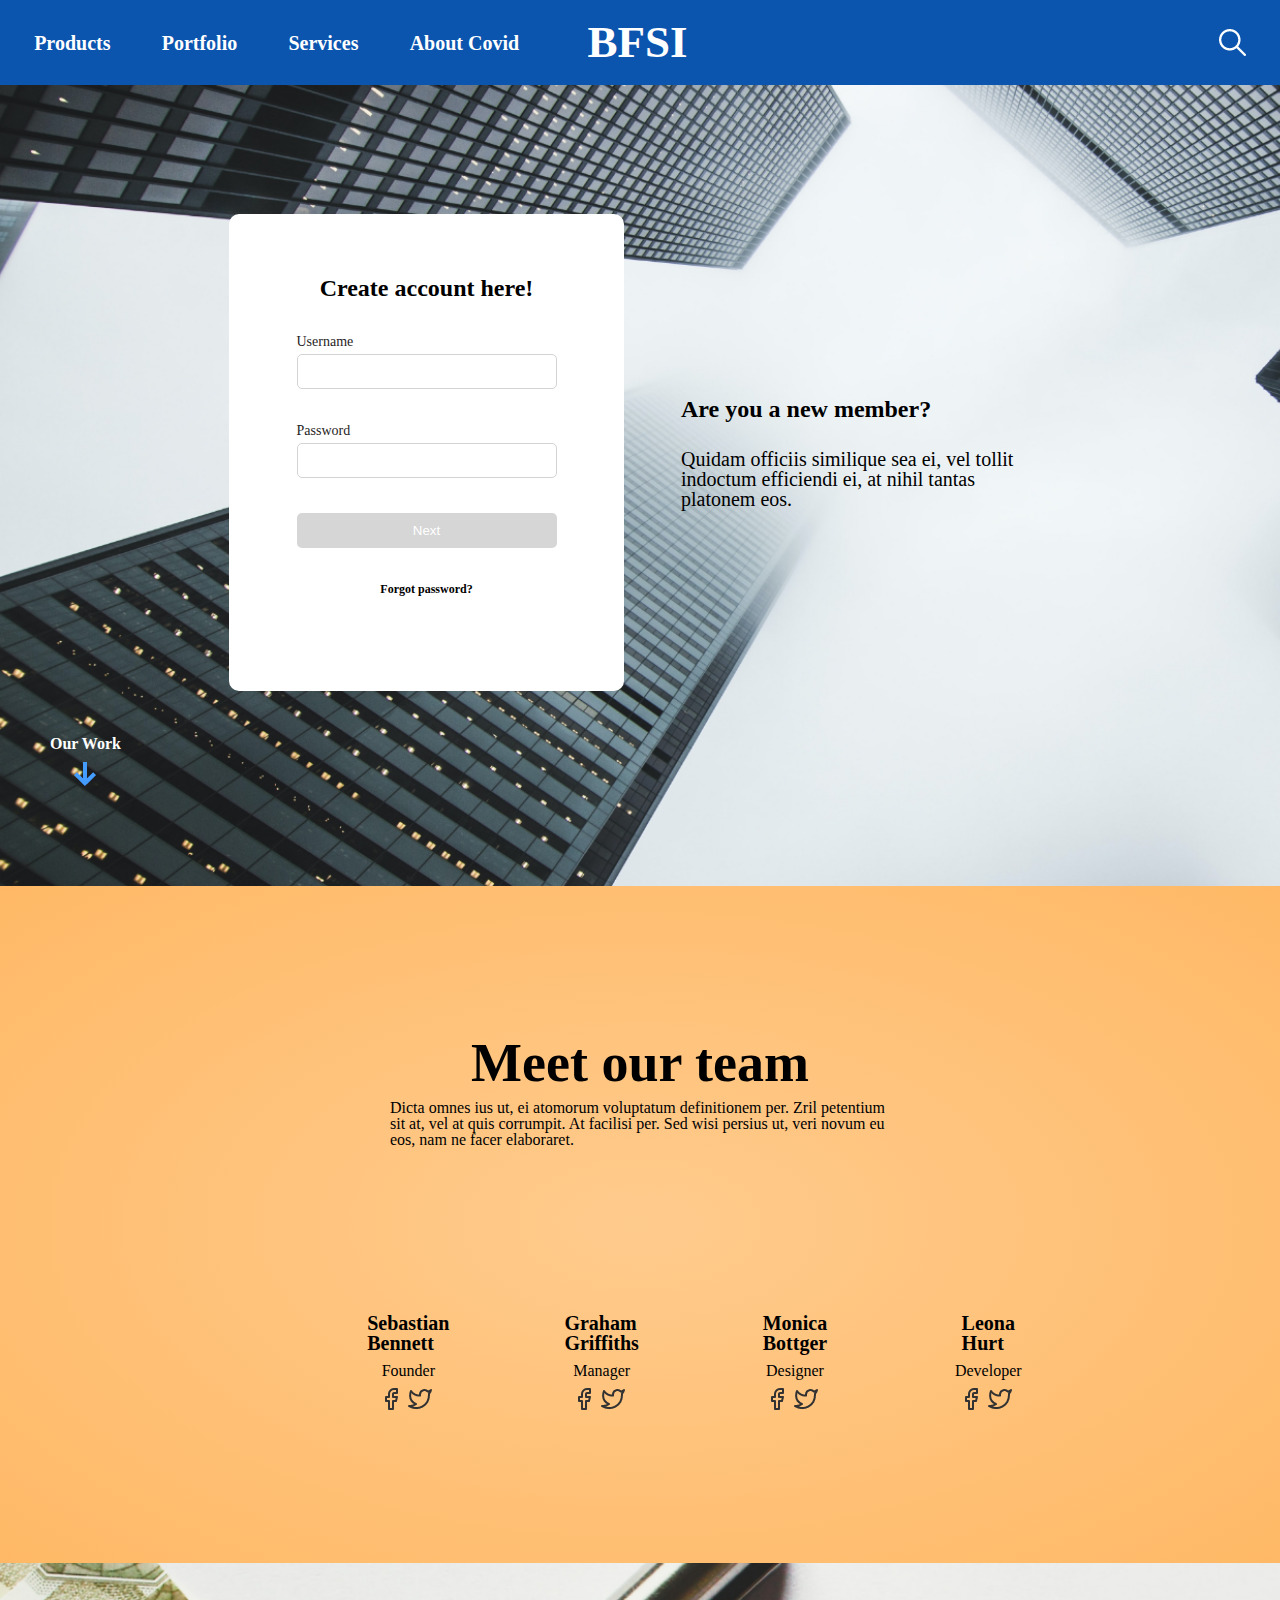
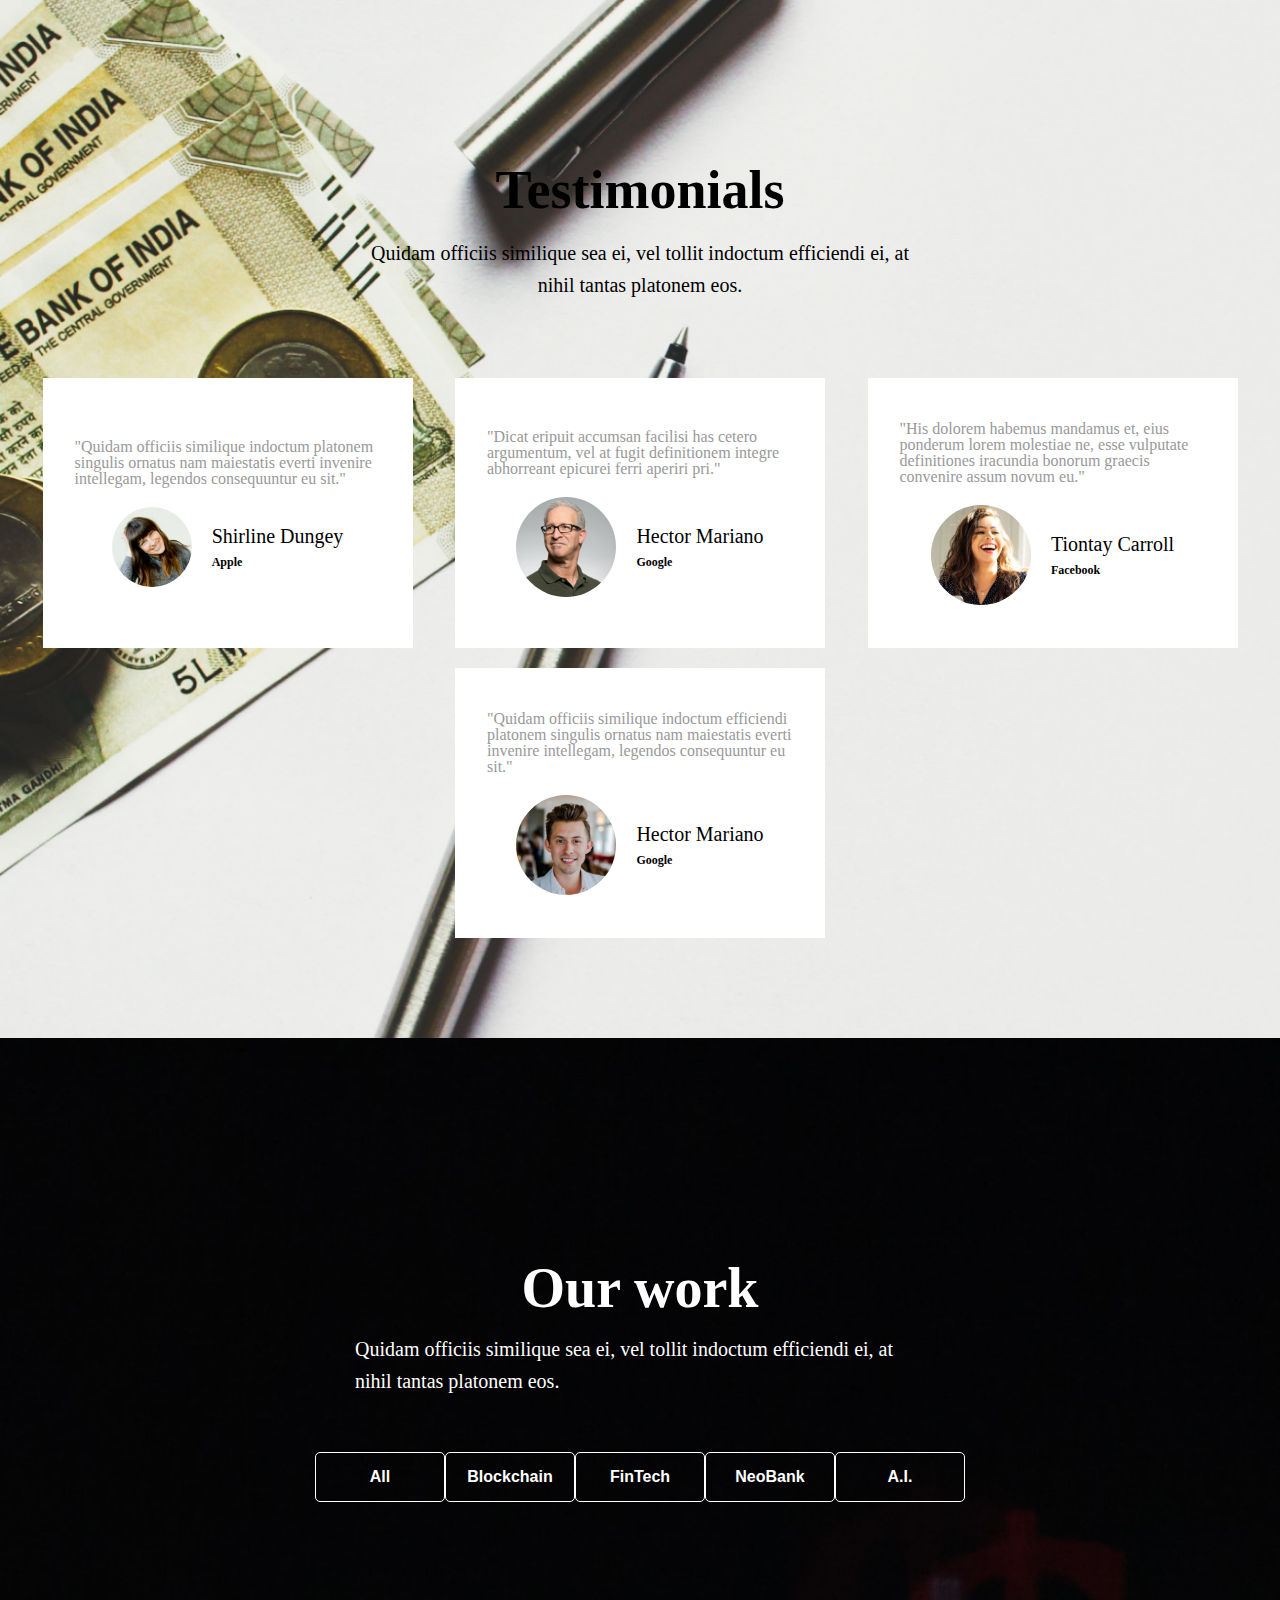
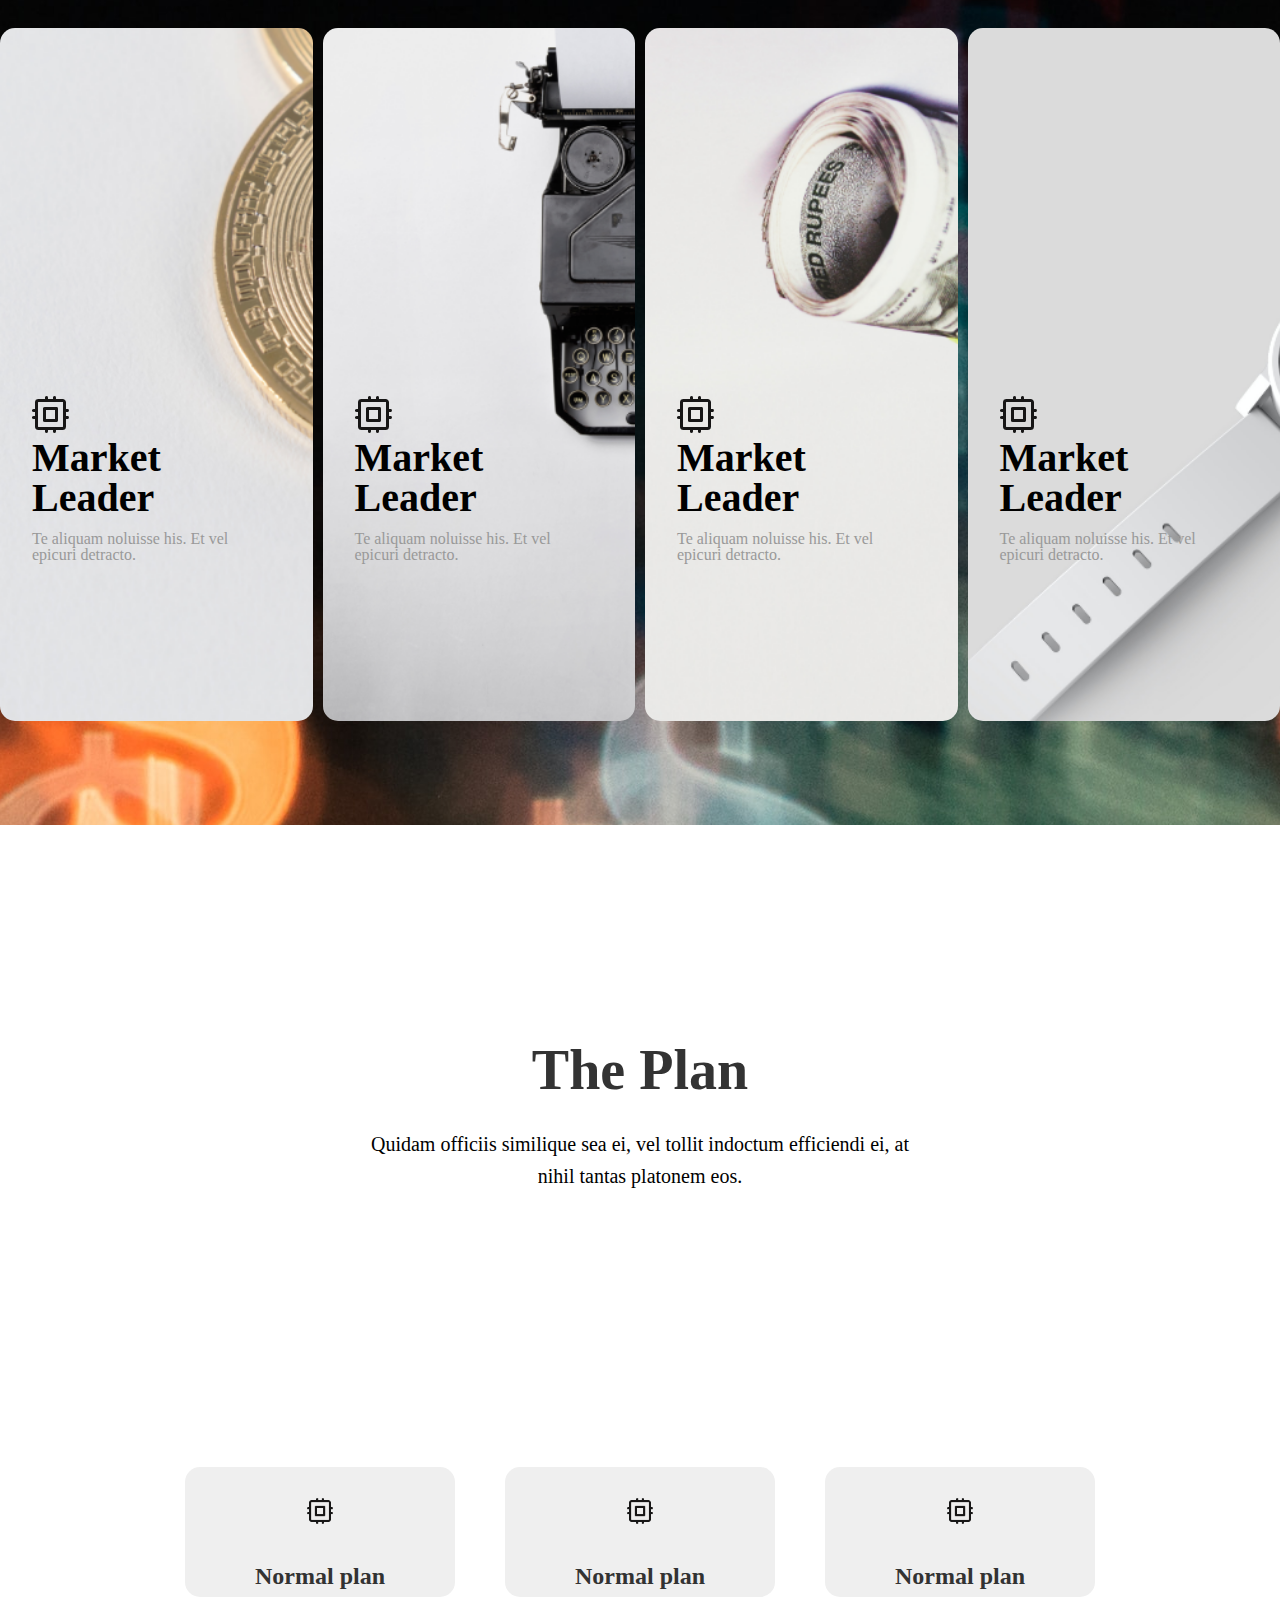
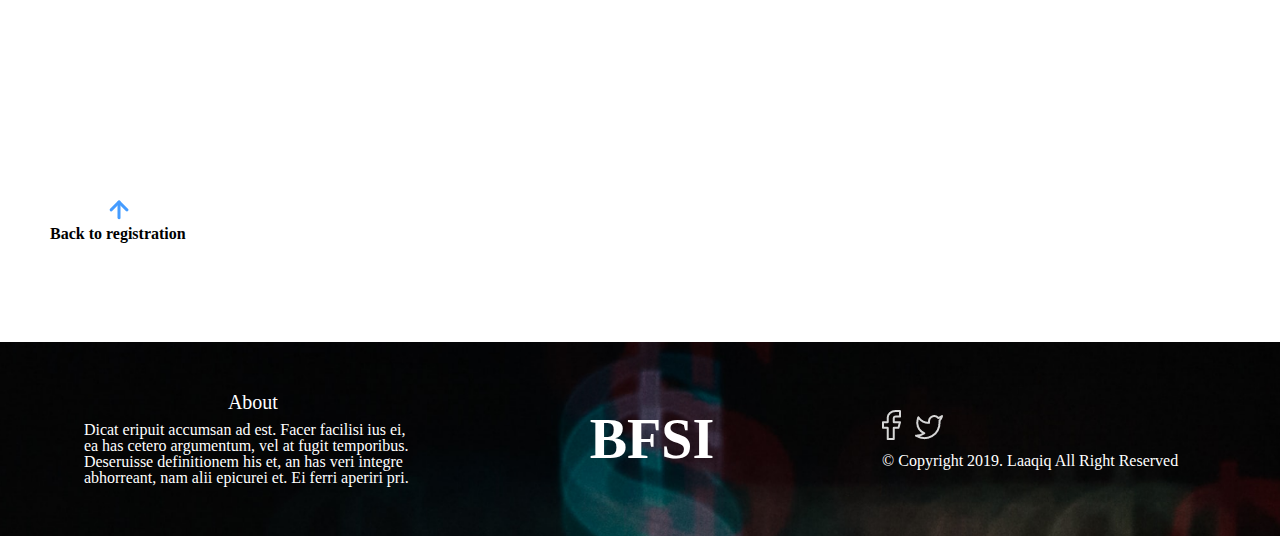
<file: index.html>
<!DOCTYPE html>
<html lang="en">
  <head>
    <meta charset="UTF-8" />
    <meta http-equiv="X-UA-Compatible" content="IE=edge" />
    <meta name="viewport" content="width=device-width, initial-scale=1.0" />
    <link rel="stylesheet" href="./scss/reset.css" />
    <link rel="stylesheet" href="./scss/stylesheet.css" />
    <title>Javascript Project</title>
  </head>
  <body>
    <div class="container">
      <header>
        <nav>
          <ul>
            <li>Products</li>
            <li>Portfolio</li>
            <li>Services</li>
            <a href="./covid/covid.html"><li>About Covid</li></a>
          </ul>
        </nav>
        <h2 class="header-logo">BFSI</h2>
        <div class="search-box">
          <input class="search-input" type="text" />
          <img
            class="search-icon"
            src="./images/Icon ionic-ios-search.png"
            alt="search-icon"
          />
        </div>
      </header>
      <section class="sign-up">
        <div class="sign-up-box">
          <h3 class="sign-up-box-title">Create account here!</h3>
          <div class="first-input-box">
            <p>Username</p>
            <input type="text" />
          </div>
          <div class="second-input-box">
            <p>Password</p>
            <input type="password" />
          </div>
          <button class="submit-btn">Next</button>
          <p class="forgot-pass">Forgot password?</p>
          <p class="after-creating-account">
            you successfully created account!
          </p>
        </div>
        <div class="sign-up-text">
          <h3 class="sign-up-text-title">Are you a new member?</h3>
          <p class="sign-up-text-text">
            Quidam officiis similique sea ei, vel tollit indoctum efficiendi ei,
            at nihil tantas platonem eos.
          </p>
        </div>
        <div class="scroll-down">
          <p>Our Work</p>
          <img src="./images/Path.png" alt="icon-down" />
        </div>
      </section>
      <section class="our-team">
        <div class="our-team-box">
          <h2 class="our-team-title">Meet our team</h2>
          <p class="our-team-text">
            Dicta omnes ius ut, ei atomorum voluptatum definitionem per. Zril
            petentium sit at, vel at quis corrumpit. At facilisi per. Sed wisi
            persius ut, veri novum eu eos, nam ne facer elaboraret.
          </p>
          <div class="team-members"></div>
        </div>
        <div class="team-member-large-icon"></div>
      </section>
      <section class="testimonials">
        <h3 class="testimonials-title">Testimonials</h3>
        <p class="testimonials-text">
          Quidam officiis similique sea ei, vel tollit indoctum efficiendi ei,
          at nihil tantas platonem eos.
        </p>
        <div class="testimonials-cards">
          <div class="card card-first">
            <p class="card-text">
              "Quidam officiis similique indoctum platonem singulis ornatus nam
              maiestatis everti invenire intellegam, legendos consequuntur eu
              sit."
            </p>
            <div class="card-box">
              <img class="card-box-img" src="./images/Oval.png" alt="icon" />
              <div class="card-box-info">
                <p class="name">Shirline Dungey</p>
                <p class="company">Apple</p>
              </div>
            </div>
          </div>
          <div class="card card-second">
            <p class="card-text">
              "Dicat eripuit accumsan facilisi has cetero argumentum, vel at
              fugit definitionem integre abhorreant epicurei ferri aperiri pri."
            </p>
            <div class="card-box">
              <img class="card-box-img" src="./images/Oval1.png" alt="icon" />
              <div class="card-box-info">
                <p class="name">Hector Mariano</p>
                <p class="company">Google</p>
              </div>
            </div>
          </div>
          <div class="card card-third">
            <p class="card-text">
              "His dolorem habemus mandamus et, eius ponderum lorem molestiae
              ne, esse vulputate definitiones iracundia bonorum graecis
              convenire assum novum eu."
            </p>
            <div class="card-box">
              <img class="card-box-img" src="./images/Oval4.png" alt="icon" />
              <div class="card-box-info">
                <p class="name">Tiontay Carroll</p>
                <p class="company">Facebook</p>
              </div>
            </div>
          </div>
          <div class="card card-fourth">
            <p class="card-text">
              "Quidam officiis similique indoctum efficiendi platonem singulis
              ornatus nam maiestatis everti invenire intellegam, legendos
              consequuntur eu sit."
            </p>
            <div class="card-box">
              <img class="card-box-img" src="./images/Oval3.png" alt="icon" />
              <div class="card-box-info">
                <p class="name">Hector Mariano</p>
                <p class="company">Google</p>
              </div>
            </div>
          </div>
        </div>
      </section>
      <section class="our-work">
        <h2 class="our-work-title">Our work</h2>
        <p class="our-work-text">
          Quidam officiis similique sea ei, vel tollit indoctum efficiendi ei,
          at nihil tantas platonem eos.
        </p>
        <div class="our-works-btns">
          <button class="all">All</button>
          <button class="blockchain">Blockchain</button>
          <button class="fintech">FinTech</button>
          <button class="neobank">NeoBank</button>
          <button class="ai">A.I.</button>
        </div>
        <div class="our-work-cards-box">
          <div class="our-work-cards blockchain-card">
            <img src="./images/cpu1.png" alt="icon" />
            <h3>Market Leader</h3>
            <p>Te aliquam noluisse his. Et vel epicuri detracto.</p>
          </div>
          <div class="our-work-cards fintech-card">
            <img src="./images/cpu1.png" alt="icon" />
            <h3>Market Leader</h3>
            <p>Te aliquam noluisse his. Et vel epicuri detracto.</p>
          </div>
          <div class="our-work-cards neobank-card">
            <img src="./images/cpu1.png" alt="icon" />
            <h3>Market Leader</h3>
            <p>Te aliquam noluisse his. Et vel epicuri detracto.</p>
          </div>
          <div class="our-work-cards ai-card">
            <img src="./images/cpu1.png" alt="icon" />
            <h3>Market Leader</h3>
            <p>Te aliquam noluisse his. Et vel epicuri detracto.</p>
          </div>
        </div>
      </section>
      <section class="the-plan">
        <div class="the-plan-box">
          <h3 class="the-plan-box-title">The Plan</h3>
          <p>
            Quidam officiis similique sea ei, vel tollit indoctum efficiendi ei,
            at nihil tantas platonem eos.
          </p>
          <div class="the-plan-card-box">
            <div class="the-plan-card card-first">
              <div class="the-plan-card-icon-box">
                <div class="the-plan-card-icon"></div>
              </div>
              <h3 class="the-plan-card-title">Normal plan</h3>
              <div class="the-plan-card-info">
                <p class="the-plan-card-text">
                  Lorem deterruisset Hinc lorem Autem molestiae Mei mazim
                  Feugait electram
                </p>
                <p class="the-plan-card-price">$24</p>
                <button class="the-plan-card-btn">Purchase</button>
              </div>
            </div>
            <div class="the-plan-card card-second">
              <div class="the-plan-card-icon-box">
                <div class="the-plan-card-icon"></div>
              </div>
              <h3 class="the-plan-card-title">Normal plan</h3>
              <div class="the-plan-card-info">
                <p class="the-plan-card-text">
                  Lorem deterruisset Hinc lorem Autem molestiae Mei mazim
                  Feugait electram
                </p>
                <p class="the-plan-card-price">$24</p>
                <button class="the-plan-card-btn">Purchase</button>
              </div>
            </div>
            <div class="the-plan-card card-third">
              <div class="the-plan-card-icon-box">
                <div class="the-plan-card-icon"></div>
              </div>
              <h3 class="the-plan-card-title">Normal plan</h3>
              <div class="the-plan-card-info">
                <p class="the-plan-card-text">
                  Lorem deterruisset Hinc lorem Autem molestiae Mei mazim
                  Feugait electram
                </p>
                <p class="the-plan-card-price">$24</p>
                <button class="the-plan-card-btn">Purchase</button>
              </div>
            </div>
          </div>
        </div>
        <div class="scroll-up">
          <img class="scroll-up-btn" src="./images/arrow.png" alt="icon" />
          <p>Back to registration</p>
        </div>
      </section>
      <footer>
        <div class="footer-left-box">
          <h4 class="footer-title">About</h4>
          <p>
            Dicat eripuit accumsan ad est. Facer facilisi ius ei, ea has cetero
            argumentum, vel at fugit temporibus. Deseruisse definitionem his et,
            an has veri integre abhorreant, nam alii epicurei et. Ei ferri
            aperiri pri.
          </p>
        </div>
        <p class="footer-logo">BFSI</p>
        <div class="footer-right-box">
          <a href="https://facebook.com"
            ><img
              class="footer-facebook"
              src="./images/facebook.png"
              alt="icon"
          /></a>
          <a href="https://twitter.com"
            ><img class="footer-twitter" src="./images/twitter.png" alt="icon"
          /></a>
          <p class="copyright">© Copyright 2019. Laaqiq All Right Reserved</p>
        </div>
      </footer>
    </div>
    <script src="./js/main.js"></script>
  </body>
</html>
</file>
<file: scss/stylesheet.css>
.width {
  width: 100% !important;
}

.height {
  height: 560px !important;
}

body .container {
  max-width: 1920px;
  width: 100%;
  margin: 0 auto;
}
body .container header {
  background-color: #0b55af;
  width: 100%;
  padding: 20px 0;
  display: flex;
  justify-content: space-around;
  align-items: center;
  flex-wrap: wrap;
}
body .container header nav {
  max-width: 485px;
  width: 100%;
}
body .container header nav ul {
  display: flex;
  justify-content: space-between;
  align-items: center;
  max-width: 485px;
  width: 100%;
}
body .container header nav ul li {
  color: white;
  cursor: pointer;
  font-weight: bold;
  font-size: 20px;
}
body .container header nav ul li:hover {
  color: #000;
}
body .container header .header-logo {
  font-size: 45px;
  color: #fff;
  font-weight: bold;
  max-width: 90px;
  width: 100%;
}
body .container header .search-box {
  display: flex;
  justify-content: flex-end;
  align-items: center;
  position: relative;
  max-width: 500px;
  width: 100%;
  height: 40px;
}
body .container header .search-box .search-input {
  max-width: 500px;
  width: 0%;
  background-color: #0b55af;
  border: none;
  height: 40px;
  color: #fff;
  font-size: 20px;
  display: block;
  padding: 0;
  border-bottom: 2px solid #fff;
}
body .container header .search-box .search-input:focus {
  outline: none;
}
body .container header .search-box .search-icon {
  position: absolute;
  display: block;
  cursor: pointer;
  right: 0;
}
body .container .sign-up {
  display: flex;
  width: 100%;
  align-items: center;
  justify-content: center;
  background-image: url("../images/Rectangle.png");
  background-repeat: no-repeat;
  background-size: cover;
  padding-top: 129px;
  padding-bottom: 195px;
  -moz-column-gap: 57px;
       column-gap: 57px;
  position: relative;
}
body .container .sign-up .sign-up-box {
  background-color: #fff;
  max-width: 395px;
  width: 100%;
  padding-top: 62px;
  padding-bottom: 96px;
  display: flex;
  justify-content: center;
  row-gap: 35px;
  align-items: center;
  flex-direction: column;
  border-radius: 10px;
}
body .container .sign-up .sign-up-box .sign-up-box-title {
  color: #000;
  font-weight: bold;
  font-size: 24px;
}
body .container .sign-up .sign-up-box .first-input-box {
  width: 100%;
  max-width: 260px;
}
body .container .sign-up .sign-up-box .second-input-box {
  width: 100%;
  max-width: 260px;
}
body .container .sign-up .sign-up-box .first-input-box p {
  font-size: 14px;
  color: #1f1e1e;
}
body .container .sign-up .sign-up-box .first-input-box input {
  margin-top: 5px;
  width: 100%;
  max-width: 260px;
  border: none;
  border: 1px solid #d3d3d3;
  border-radius: 5px;
  height: 35px;
}
body .container .sign-up .sign-up-box .second-input-box p {
  font-size: 14px;
  color: #1f1e1e;
}
body .container .sign-up .sign-up-box .second-input-box input {
  margin-top: 5px;
  width: 100%;
  max-width: 260px;
  border: 1px solid #d3d3d3;
  border-radius: 5px;
  height: 35px;
}
body .container .sign-up .sign-up-box .submit-btn {
  width: 100%;
  max-width: 260px;
  background-color: #d6d6d6;
  border: none;
  height: 35px;
  border-radius: 5px;
  color: #fff;
  cursor: pointer;
}
body .container .sign-up .sign-up-box .forgot-pass {
  font-size: 12px;
  font-weight: bold;
  color: #000;
  cursor: pointer;
}
body .container .sign-up .sign-up-box .forgot-pass:hover {
  -webkit-text-decoration: underline #000;
          text-decoration: underline #000;
}
body .container .sign-up .sign-up-box .after-creating-account {
  display: none;
  font-weight: bold;
  font-size: 20px;
  color: rgb(21, 88, 4);
}
body .container .sign-up .sign-up-text {
  max-width: 370px;
  width: 100%;
}
body .container .sign-up .sign-up-text .sign-up-text-text {
  font-size: 20px;
  margin-top: 28px;
}
body .container .sign-up .sign-up-text .sign-up-text-title {
  font-size: 24px;
  color: #000;
  font-weight: bold;
}
body .container .sign-up .scroll-down {
  display: flex;
  justify-content: center;
  align-items: center;
  position: absolute;
  left: 50px;
  bottom: 100px;
  flex-direction: column;
}
body .container .sign-up .scroll-down img {
  display: block;
  cursor: pointer;
  margin-top: 10px;
}
body .container .sign-up .scroll-down p {
  color: #fff;
  font-size: 16px;
  font-weight: bold;
}
body .container .our-team {
  background: radial-gradient(#ffcb8d, #ffb966);
  width: 100%;
  display: flex;
  align-items: center;
  justify-content: center;
  flex-wrap: wrap;
}
body .container .our-team .team-member-large-icon {
  max-width: 400px;
  display: none;
  width: 100%;
  height: 500px;
  background-size: cover;
  margin-bottom: 20px;
}
body .container .our-team .our-team-box {
  width: 100%;
  max-width: 900px;
  display: flex;
  justify-content: center;
  align-items: center;
  flex-direction: column;
  flex-wrap: wrap;
  padding-top: 150px;
}
body .container .our-team .our-team-box .our-team-title {
  font-size: 54px;
  font-weight: bold;
  color: #000;
}
body .container .our-team .our-team-box .our-team-text {
  font-size: 16px;
  margin-top: 10px;
  width: 100%;
  max-width: 500px;
}
body .container .our-team .our-team-box .team-members {
  display: flex;
  align-items: center;
  justify-content: space-evenly;
  flex-wrap: wrap;
  width: 100%;
  max-width: 800px;
  margin-top: 15px;
  height: 400px;
}
body .container .testimonials {
  width: 100%;
  background-image: url("../images/Rectangle10.png");
  background-repeat: no-repeat;
  background-size: cover;
  overflow: hidden;
  display: flex;
  align-items: center;
  justify-content: center;
  flex-direction: column;
  padding-top: 200px;
  padding-bottom: 100px;
}
body .container .testimonials .testimonials-title {
  font-size: 54px;
  color: #000;
  font-weight: bold;
}
body .container .testimonials .testimonials-text {
  font-size: 20px;
  text-align: center;
  margin-top: 20px;
  width: 100%;
  max-width: 570px;
  line-height: 1.6;
}
body .container .testimonials .testimonials-cards {
  display: flex;
  justify-content: space-evenly;
  align-items: center;
  width: 100%;
  margin-top: 77px;
  flex-wrap: wrap;
  row-gap: 20px;
}
body .container .testimonials .testimonials-cards .card {
  max-width: 370px;
  width: 100%;
  height: 270px;
  background-color: #fff;
  display: flex;
  justify-content: center;
  align-items: center;
  flex-direction: column;
  cursor: pointer;
  transition: opacity 3s;
}
body .container .testimonials .testimonials-cards .card:hover {
  background-color: #0076ff;
  color: white;
}
body .container .testimonials .testimonials-cards .card:hover .card-text {
  font-weight: bold;
  color: #fff;
}
body .container .testimonials .testimonials-cards .card .card-text {
  width: 100%;
  max-width: 306px;
  color: #999999;
  font-size: 16px;
}
body .container .testimonials .testimonials-cards .card .card-box {
  display: flex;
  justify-content: center;
  align-items: center;
  margin-top: 20px;
}
body .container .testimonials .testimonials-cards .card .card-box-info {
  margin-left: 20px;
}
body .container .testimonials .testimonials-cards .card .card-box-info .name {
  font-size: 20px;
}
body .container .testimonials .testimonials-cards .card .card-box-info .company {
  font-size: 12px;
  font-weight: bold;
  margin-top: 10px;
}
body .container .our-work {
  background-image: url("../images/Rectangle7.png");
  background-repeat: no-repeat;
  width: 100%;
  padding-top: 111px;
  padding-bottom: 221px;
  display: flex;
  justify-content: flex-start;
  align-items: center;
  flex-direction: column;
}
body .container .our-work .our-work-title {
  font-size: 56px;
  color: #fff;
  font-weight: bold;
  margin-top: 111px;
}
body .container .our-work .our-work-text {
  font-size: 20px;
  color: #fff;
  width: 100%;
  max-width: 570px;
  margin-top: 17px;
  line-height: 1.6;
}
body .container .our-work .our-works-btns {
  display: flex;
  justify-content: center;
  align-items: center;
  margin-top: 55px;
}
body .container .our-work .our-works-btns button {
  display: block;
  color: #fff;
  background: none;
  border: 1px solid #fff;
  width: 130px;
  height: 50px;
  border-radius: 5px;
  font-weight: bold;
  font-size: 16px;
  cursor: pointer;
}
body .container .our-work .our-works-btns button:hover {
  background-color: #378ef0;
}
body .container .our-work .our-work-cards-box {
  display: flex;
  justify-content: center;
  align-items: center;
  margin-top: 126px;
  width: 100%;
  max-width: 1600px;
  -moz-column-gap: 10px;
       column-gap: 10px;
}
body .container .our-work .our-work-cards-box .blockchain-card {
  background-image: url("../images/Rectangle6.png");
  background-repeat: no-repeat;
  background-size: cover;
}
body .container .our-work .our-work-cards-box .fintech-card {
  background-image: url("../images/Rectangle4.png");
  background-repeat: no-repeat;
  background-size: cover;
}
body .container .our-work .our-work-cards-box .neobank-card {
  background-image: url("../images/Rectangle3.png");
  background-repeat: no-repeat;
  background-size: cover;
}
body .container .our-work .our-work-cards-box .ai-card {
  background-image: url("../images/Rectangle5.png");
  background-repeat: no-repeat;
  background-size: cover;
}
body .container .our-work .our-work-cards-box .our-work-cards {
  background-color: #dbdbdb;
  width: 100%;
  max-width: 360px;
  padding-top: 184px;
  padding-bottom: 158px;
  border-radius: 15px;
}
body .container .our-work .our-work-cards-box .our-work-cards img {
  margin-top: 184px;
  margin-left: 32px;
  display: block;
}
body .container .our-work .our-work-cards-box .our-work-cards h3 {
  margin-left: 32px;
  font-size: 40px;
  font-weight: bold;
  color: #000;
  margin-top: 5px;
  width: 100%;
  max-width: 135px;
}
body .container .our-work .our-work-cards-box .our-work-cards p {
  margin-left: 32px;
  margin-top: 13px;
  color: #999999;
  font-size: 16px;
  width: 100%;
  max-width: 206px;
}
body .container .the-plan {
  width: 100%;
  background-color: #fff;
  padding-bottom: 100px;
  padding-top: 100px;
  display: flex;
  justify-content: center;
  align-items: center;
  position: relative;
}
body .container .the-plan .scroll-up {
  position: absolute;
  bottom: 100px;
  left: 50px;
  display: flex;
  justify-content: center;
  align-items: center;
  flex-direction: column;
}
body .container .the-plan .scroll-up p {
  font-weight: bold;
  font-size: 16px;
}
body .container .the-plan .scroll-up .scroll-up-btn {
  display: block;
  cursor: pointer;
  margin-bottom: 5px;
}
body .container .the-plan .the-plan-box {
  height: 800px;
  width: 100%;
  max-width: 910px;
}
body .container .the-plan .the-plan-box .the-plan-box-title {
  text-align: center;
  font-size: 56px;
  font-weight: bold;
  color: #333;
}
body .container .the-plan .the-plan-box p {
  text-align: center;
  font-size: 20px;
  width: 100%;
  max-width: 570px;
  margin: 0 auto;
  margin-top: 30px;
  line-height: 1.6;
}
body .container .the-plan .the-plan-box .the-plan-card-box {
  width: 100%;
  height: 560px;
  display: flex;
  align-items: center;
  justify-content: space-between;
  background-color: #fff;
  margin-top: 60px;
}
body .container .the-plan .the-plan-box .the-plan-card-box .the-plan-card {
  max-width: 270px;
  width: 100%;
  border-radius: 15px;
  background-color: #efefef;
  height: 130px;
  display: flex;
  justify-content: space-around;
  align-items: center;
  flex-direction: column;
}
body .container .the-plan .the-plan-box .the-plan-card-box .the-plan-card .the-plan-card-title {
  font-size: 24px;
  font-weight: bold;
  color: #323232;
}
body .container .the-plan .the-plan-box .the-plan-card-box .the-plan-card .the-plan-card-price {
  font-size: 56px;
  font-weight: bold;
  color: #323232;
}
body .container .the-plan .the-plan-box .the-plan-card-box .the-plan-card .the-plan-card-icon-box {
  width: 100%;
  max-width: 70px;
  height: 70px;
  display: flex;
  justify-content: center;
  align-items: center;
  cursor: pointer;
}
body .container .the-plan .the-plan-box .the-plan-card-box .the-plan-card .the-plan-card-icon-box .the-plan-card-icon {
  width: 26px;
  height: 26px;
  cursor: pointer;
  background-image: url("../images/cpu1.png");
  background-size: cover;
  background-repeat: no-repeat;
}
body .container .the-plan .the-plan-box .the-plan-card-box .the-plan-card:hover {
  background-color: #0076ff;
  color: white;
}
body .container .the-plan .the-plan-box .the-plan-card-box .the-plan-card:hover .the-plan-card-icon {
  background-image: url("../images/cpu.png");
}
body .container .the-plan .the-plan-box .the-plan-card-box .the-plan-card:hover .the-plan-card-title {
  color: #fff;
}
body .container .the-plan .the-plan-box .the-plan-card-box .the-plan-card:hover .the-plan-card-price {
  color: #fff;
}
body .container .the-plan .the-plan-box .the-plan-card-box .the-plan-card:hover .the-plan-card-icon-box {
  border-radius: 50%;
  background-color: #3392ff;
}
body .container .the-plan .the-plan-box .the-plan-card-box .the-plan-card .the-plan-card-info {
  width: 100%;
  max-width: 147px;
  height: 350px;
  display: none;
  justify-content: space-around;
  align-items: center;
  flex-direction: column;
}
body .container .the-plan .the-plan-box .the-plan-card-box .the-plan-card .the-plan-card-info .the-plan-card-text {
  line-height: 1.8;
  font-weight: bold;
  font-size: 16px;
}
body .container .the-plan .the-plan-box .the-plan-card-box .the-plan-card .the-plan-card-info .the-plan-card-btn {
  display: block;
  border: 3px solid #323232;
  border-radius: 20px;
  width: 100%;
  max-width: 103px;
  height: 40px;
  font-size: 14px;
  color: #323232;
  font-weight: bold;
  cursor: pointer;
}
body .container .the-plan .the-plan-box .the-plan-card-box .the-plan-card .the-plan-card-info .the-plan-card-btn:hover {
  color: #fff;
  background-color: #fc9a25;
  border: 3px solid #fc9a25;
}
body .container footer {
  width: 100%;
  padding: 50px 0;
  background-image: url("../images/Rectangle7.png");
  background-size: cover;
  background-repeat: no-repeat;
  background-position: center;
  display: flex;
  justify-content: space-around;
  align-items: center;
}
body .container footer .footer-left-box {
  width: 100%;
  max-width: 338px;
  color: #fff;
}
body .container footer .footer-left-box .footer-title {
  text-align: center;
  font-size: 20px;
  margin-bottom: 10px;
}
body .container footer .footer-logo {
  color: #fff;
  font-size: 56px;
  font-weight: bold;
}
body .container footer .footer-right-box {
  color: #fff;
  width: 100%;
  max-width: 314px;
}
body .container footer .footer-right-box .footer-facebook {
  margin-bottom: 10px;
}
body .container footer .footer-right-box .footer-twitter {
  margin-bottom: 10px;
  margin-left: 10px;
}

@media (max-width: 1024px) {
  body .container {
    max-width: 1024px;
    width: 100%;
    margin: 0 auto;
  }
  body .container header {
    background-color: #0b55af;
    width: 100%;
    padding: 20px 0;
    display: flex;
    flex-direction: row-reverse;
    justify-content: space-around;
    align-items: center;
    flex-wrap: wrap;
  }
  body .container header nav {
    max-width: 485px;
    width: 100%;
  }
  body .container header nav ul {
    display: flex;
    justify-content: space-between;
    align-items: center;
    max-width: 485px;
    width: 100%;
  }
  body .container header nav ul li {
    color: white;
    cursor: pointer;
    font-weight: bold;
    font-size: 20px;
  }
  body .container header nav ul li:hover {
    color: #000;
  }
  body .container header .header-logo {
    font-size: 45px;
    color: #fff;
    font-weight: bold;
    max-width: 90px;
    width: 100%;
  }
  body .container header .search-box {
    display: flex;
    justify-content: flex-end;
    align-items: center;
    position: relative;
    max-width: 500px;
    width: 100%;
    height: 40px;
  }
  body .container header .search-box .search-input {
    max-width: 500px;
    width: 0%;
    background-color: #0b55af;
    border: none;
    height: 40px;
    color: #fff;
    font-size: 20px;
    display: block;
    padding: 0;
    border-bottom: 2px solid #fff;
  }
  body .container header .search-box .search-input:focus {
    outline: none;
  }
  body .container header .search-box .search-icon {
    position: absolute;
    display: block;
    cursor: pointer;
    right: 0;
  }
  body .container .sign-up {
    display: flex;
    width: 100%;
    align-items: center;
    justify-content: center;
    background-image: url("../images/Rectangle.png");
    background-repeat: no-repeat;
    background-size: cover;
    padding-top: 129px;
    padding-bottom: 195px;
    -moz-column-gap: 57px;
         column-gap: 57px;
    position: relative;
  }
  body .container .sign-up .sign-up-box {
    background-color: #fff;
    max-width: 395px;
    width: 100%;
    padding-top: 62px;
    padding-bottom: 96px;
    display: flex;
    justify-content: center;
    row-gap: 35px;
    align-items: center;
    flex-direction: column;
    border-radius: 10px;
  }
  body .container .sign-up .sign-up-box .sign-up-box-title {
    color: #000;
    font-weight: bold;
    font-size: 24px;
  }
  body .container .sign-up .sign-up-box .first-input-box {
    width: 100%;
    max-width: 260px;
  }
  body .container .sign-up .sign-up-box .second-input-box {
    width: 100%;
    max-width: 260px;
  }
  body .container .sign-up .sign-up-box .first-input-box p {
    font-size: 14px;
    color: #1f1e1e;
  }
  body .container .sign-up .sign-up-box .first-input-box input {
    margin-top: 5px;
    width: 100%;
    max-width: 260px;
    border: none;
    border: 1px solid #d3d3d3;
    border-radius: 5px;
    height: 35px;
  }
  body .container .sign-up .sign-up-box .second-input-box p {
    font-size: 14px;
    color: #1f1e1e;
  }
  body .container .sign-up .sign-up-box .second-input-box input {
    margin-top: 5px;
    width: 100%;
    max-width: 260px;
    border: 1px solid #d3d3d3;
    border-radius: 5px;
    height: 35px;
  }
  body .container .sign-up .sign-up-box .submit-btn {
    width: 100%;
    max-width: 260px;
    background-color: #d6d6d6;
    border: none;
    height: 35px;
    border-radius: 5px;
    color: #fff;
    cursor: pointer;
  }
  body .container .sign-up .sign-up-box .forgot-pass {
    font-size: 12px;
    font-weight: bold;
    color: #000;
    cursor: pointer;
  }
  body .container .sign-up .sign-up-box .forgot-pass:hover {
    -webkit-text-decoration: underline #000;
            text-decoration: underline #000;
  }
  body .container .sign-up .sign-up-box .after-creating-account {
    display: none;
    font-weight: bold;
    font-size: 20px;
    color: rgb(21, 88, 4);
  }
  body .container .sign-up .sign-up-text {
    max-width: 370px;
    width: 100%;
  }
  body .container .sign-up .sign-up-text .sign-up-text-text {
    font-size: 20px;
    margin-top: 28px;
  }
  body .container .sign-up .sign-up-text .sign-up-text-title {
    font-size: 24px;
    color: #000;
    font-weight: bold;
  }
  body .container .sign-up .scroll-down {
    display: flex;
    justify-content: center;
    align-items: center;
    position: absolute;
    left: 50px;
    bottom: 100px;
    flex-direction: column;
  }
  body .container .sign-up .scroll-down img {
    display: block;
    cursor: pointer;
    margin-top: 10px;
  }
  body .container .sign-up .scroll-down p {
    color: #fff;
    font-size: 16px;
    font-weight: bold;
  }
  body .container .our-team {
    background: radial-gradient(#ffcb8d, #ffb966);
    width: 100%;
    display: flex;
    align-items: center;
    justify-content: center;
    flex-wrap: wrap;
  }
  body .container .our-team .team-member-large-icon {
    max-width: 400px;
    display: none;
    width: 100%;
    height: 500px;
    background-size: cover;
    margin-bottom: 20px;
  }
  body .container .our-team .our-team-box {
    width: 100%;
    max-width: 900px;
    display: flex;
    justify-content: center;
    align-items: center;
    flex-direction: column;
    flex-wrap: wrap;
    padding-top: 150px;
  }
  body .container .our-team .our-team-box .our-team-title {
    font-size: 54px;
    font-weight: bold;
    color: #000;
  }
  body .container .our-team .our-team-box .our-team-text {
    font-size: 16px;
    margin-top: 10px;
    width: 100%;
    max-width: 500px;
  }
  body .container .our-team .our-team-box .team-members {
    display: flex;
    align-items: center;
    justify-content: space-evenly;
    flex-wrap: wrap;
    width: 100%;
    max-width: 800px;
    margin-top: 15px;
    height: 400px;
  }
  body .container .testimonials {
    width: 100%;
    background-image: url("../images/Rectangle10.png");
    background-repeat: no-repeat;
    background-size: cover;
    overflow: hidden;
    display: flex;
    align-items: center;
    justify-content: center;
    flex-direction: column;
    padding-top: 200px;
    padding-bottom: 100px;
  }
  body .container .testimonials .testimonials-title {
    font-size: 54px;
    color: #000;
    font-weight: bold;
  }
  body .container .testimonials .testimonials-text {
    font-size: 20px;
    text-align: center;
    margin-top: 20px;
    width: 100%;
    max-width: 570px;
    line-height: 1.6;
  }
  body .container .testimonials .testimonials-cards {
    display: flex;
    justify-content: space-evenly;
    align-items: center;
    width: 100%;
    margin-top: 77px;
    flex-wrap: wrap;
    row-gap: 20px;
  }
  body .container .testimonials .testimonials-cards .card {
    max-width: 370px;
    width: 100%;
    height: 270px;
    background-color: #fff;
    display: flex;
    justify-content: center;
    align-items: center;
    flex-direction: column;
    cursor: pointer;
    transition: opacity 3s;
  }
  body .container .testimonials .testimonials-cards .card:hover {
    background-color: #0076ff;
    color: white;
  }
  body .container .testimonials .testimonials-cards .card:hover .card-text {
    font-weight: bold;
    color: #fff;
  }
  body .container .testimonials .testimonials-cards .card .card-text {
    width: 100%;
    max-width: 306px;
    color: #999999;
    font-size: 16px;
  }
  body .container .testimonials .testimonials-cards .card .card-box {
    display: flex;
    justify-content: center;
    align-items: center;
    margin-top: 20px;
  }
  body .container .testimonials .testimonials-cards .card .card-box-info {
    margin-left: 20px;
  }
  body .container .testimonials .testimonials-cards .card .card-box-info .name {
    font-size: 20px;
  }
  body .container .testimonials .testimonials-cards .card .card-box-info .company {
    font-size: 12px;
    font-weight: bold;
    margin-top: 10px;
  }
  body .container .our-work {
    background-image: url("../images/Rectangle7.png");
    background-repeat: no-repeat;
    width: 100%;
    padding-top: 111px;
    padding-bottom: 221px;
    display: flex;
    justify-content: flex-start;
    align-items: center;
    flex-direction: column;
  }
  body .container .our-work .our-work-title {
    font-size: 56px;
    color: #fff;
    font-weight: bold;
    margin-top: 111px;
  }
  body .container .our-work .our-work-text {
    font-size: 20px;
    color: #fff;
    width: 100%;
    max-width: 570px;
    margin-top: 17px;
    line-height: 1.6;
  }
  body .container .our-work .our-works-btns {
    display: flex;
    justify-content: center;
    align-items: center;
    margin-top: 55px;
  }
  body .container .our-work .our-works-btns button {
    display: block;
    color: #fff;
    background: none;
    border: 1px solid #fff;
    width: 130px;
    height: 50px;
    border-radius: 5px;
    font-weight: bold;
    font-size: 16px;
    cursor: pointer;
  }
  body .container .our-work .our-works-btns button:hover {
    background-color: #378ef0;
  }
  body .container .our-work .our-work-cards-box {
    display: flex;
    justify-content: center;
    align-items: center;
    margin-top: 126px;
    width: 100%;
    max-width: 1600px;
    -moz-column-gap: 10px;
         column-gap: 10px;
  }
  body .container .our-work .our-work-cards-box .blockchain-card {
    background-image: url("../images/Rectangle6.png");
    background-repeat: no-repeat;
    background-size: cover;
  }
  body .container .our-work .our-work-cards-box .fintech-card {
    background-image: url("../images/Rectangle4.png");
    background-repeat: no-repeat;
    background-size: cover;
  }
  body .container .our-work .our-work-cards-box .neobank-card {
    background-image: url("../images/Rectangle3.png");
    background-repeat: no-repeat;
    background-size: cover;
  }
  body .container .our-work .our-work-cards-box .ai-card {
    background-image: url("../images/Rectangle5.png");
    background-repeat: no-repeat;
    background-size: cover;
  }
  body .container .our-work .our-work-cards-box .our-work-cards {
    background-color: #dbdbdb;
    width: 100%;
    max-width: 360px;
    padding-top: 40px;
    padding-bottom: 40px;
    border-radius: 15px;
  }
  body .container .our-work .our-work-cards-box .our-work-cards img {
    margin-top: 184px;
    margin-left: 32px;
    display: block;
  }
  body .container .our-work .our-work-cards-box .our-work-cards h3 {
    margin-left: 32px;
    font-size: 40px;
    font-weight: bold;
    color: #000;
    margin-top: 5px;
    width: 100%;
    max-width: 135px;
  }
  body .container .our-work .our-work-cards-box .our-work-cards p {
    margin-left: 32px;
    margin-top: 13px;
    color: #999999;
    font-size: 16px;
    width: 100%;
    max-width: 206px;
  }
  body .container .the-plan {
    width: 100%;
    background-color: #fff;
    padding-bottom: 100px;
    padding-top: 100px;
    display: flex;
    justify-content: center;
    align-items: center;
    position: relative;
  }
  body .container .the-plan .scroll-up {
    position: absolute;
    bottom: 50px;
    left: 50px;
    display: flex;
    justify-content: center;
    align-items: center;
    flex-direction: column;
  }
  body .container .the-plan .scroll-up p {
    font-weight: bold;
    font-size: 16px;
  }
  body .container .the-plan .scroll-up .scroll-up-btn {
    display: block;
    cursor: pointer;
    margin-bottom: 5px;
  }
  body .container .the-plan .the-plan-box {
    height: 800px;
    width: 100%;
    max-width: 910px;
  }
  body .container .the-plan .the-plan-box .the-plan-box-title {
    text-align: center;
    font-size: 56px;
    font-weight: bold;
    color: #333;
  }
  body .container .the-plan .the-plan-box p {
    text-align: center;
    font-size: 20px;
    width: 100%;
    max-width: 570px;
    margin: 0 auto;
    margin-top: 30px;
    line-height: 1.6;
  }
  body .container .the-plan .the-plan-box .the-plan-card-box {
    width: 100%;
    height: 560px;
    display: flex;
    align-items: center;
    justify-content: space-between;
    background-color: #fff;
    margin-top: 60px;
  }
  body .container .the-plan .the-plan-box .the-plan-card-box .the-plan-card {
    max-width: 270px;
    width: 100%;
    border-radius: 15px;
    background-color: #efefef;
    height: 130px;
    display: flex;
    justify-content: space-around;
    align-items: center;
    flex-direction: column;
  }
  body .container .the-plan .the-plan-box .the-plan-card-box .the-plan-card .the-plan-card-title {
    font-size: 24px;
    font-weight: bold;
    color: #323232;
  }
  body .container .the-plan .the-plan-box .the-plan-card-box .the-plan-card .the-plan-card-price {
    font-size: 56px;
    font-weight: bold;
    color: #323232;
  }
  body .container .the-plan .the-plan-box .the-plan-card-box .the-plan-card .the-plan-card-icon-box {
    width: 100%;
    max-width: 70px;
    height: 70px;
    display: flex;
    justify-content: center;
    align-items: center;
    cursor: pointer;
  }
  body .container .the-plan .the-plan-box .the-plan-card-box .the-plan-card .the-plan-card-icon-box .the-plan-card-icon {
    width: 26px;
    height: 26px;
    cursor: pointer;
    background-image: url("../images/cpu1.png");
    background-size: cover;
    background-repeat: no-repeat;
  }
  body .container .the-plan .the-plan-box .the-plan-card-box .the-plan-card:hover {
    background-color: #0076ff;
    color: white;
  }
  body .container .the-plan .the-plan-box .the-plan-card-box .the-plan-card:hover .the-plan-card-icon {
    background-image: url("../images/cpu.png");
  }
  body .container .the-plan .the-plan-box .the-plan-card-box .the-plan-card:hover .the-plan-card-title {
    color: #fff;
  }
  body .container .the-plan .the-plan-box .the-plan-card-box .the-plan-card:hover .the-plan-card-price {
    color: #fff;
  }
  body .container .the-plan .the-plan-box .the-plan-card-box .the-plan-card:hover .the-plan-card-icon-box {
    border-radius: 50%;
    background-color: #3392ff;
  }
  body .container .the-plan .the-plan-box .the-plan-card-box .the-plan-card .the-plan-card-info {
    width: 100%;
    max-width: 147px;
    height: 350px;
    display: none;
    justify-content: space-around;
    align-items: center;
    flex-direction: column;
  }
  body .container .the-plan .the-plan-box .the-plan-card-box .the-plan-card .the-plan-card-info .the-plan-card-text {
    line-height: 1.8;
    font-weight: bold;
    font-size: 16px;
  }
  body .container .the-plan .the-plan-box .the-plan-card-box .the-plan-card .the-plan-card-info .the-plan-card-btn {
    display: block;
    border: 3px solid #323232;
    border-radius: 20px;
    width: 100%;
    max-width: 103px;
    height: 40px;
    font-size: 14px;
    color: #323232;
    font-weight: bold;
    cursor: pointer;
  }
  body .container .the-plan .the-plan-box .the-plan-card-box .the-plan-card .the-plan-card-info .the-plan-card-btn:hover {
    color: #fff;
    background-color: #fc9a25;
    border: 3px solid #fc9a25;
  }
  body .container footer {
    width: 100%;
    padding: 50px 0;
    background-image: url("../images/Rectangle7.png");
    background-size: cover;
    background-repeat: no-repeat;
    background-position: center;
    display: flex;
    justify-content: space-around;
    align-items: center;
  }
  body .container footer .footer-left-box {
    width: 100%;
    max-width: 338px;
    color: #fff;
  }
  body .container footer .footer-left-box .footer-title {
    text-align: center;
    font-size: 20px;
    margin-bottom: 10px;
  }
  body .container footer .footer-logo {
    color: #fff;
    font-size: 56px;
    font-weight: bold;
  }
  body .container footer .footer-right-box {
    color: #fff;
    width: 100%;
    max-width: 314px;
  }
  body .container footer .footer-right-box .footer-facebook {
    margin-bottom: 10px;
  }
  body .container footer .footer-right-box .footer-twitter {
    margin-bottom: 10px;
    margin-left: 10px;
  }
}
@media (max-width: 480px) {
  body .container {
    max-width: 480px;
    width: 100%;
    margin: 0 auto;
    position: relative;
  }
  body .container header {
    background-color: #0b55af;
    width: 100%;
    padding: 20px 0;
    display: flex;
    flex-direction: column-reverse;
    justify-content: space-evenly;
    align-items: center;
    flex-wrap: wrap;
    z-index: 1;
    position: fixed;
    top: 0;
  }
  body .container header nav {
    max-width: 485px;
    width: 100%;
    padding-top: 10px;
  }
  body .container header nav ul {
    display: flex;
    justify-content: space-around;
    align-items: center;
    max-width: 485px;
    width: 100%;
  }
  body .container header nav ul li {
    color: white;
    cursor: pointer;
    font-weight: bold;
    font-size: 20px;
  }
  body .container header nav ul li:hover {
    color: #000;
  }
  body .container header .header-logo {
    font-size: 45px;
    color: #fff;
    font-weight: bold;
    max-width: 90px;
    width: 100%;
  }
  body .container header .search-box {
    display: flex;
    justify-content: flex-end;
    align-items: center;
    position: relative;
    max-width: 500px;
    width: 100%;
    height: 40px;
    display: none;
  }
  body .container header .search-box .search-input {
    max-width: 500px;
    width: 0%;
    background-color: #0b55af;
    border: none;
    height: 40px;
    color: #fff;
    font-size: 20px;
    display: block;
    padding: 0;
    border-bottom: 2px solid #fff;
  }
  body .container header .search-box .search-input:focus {
    outline: none;
  }
  body .container header .search-box .search-icon {
    position: absolute;
    display: block;
    cursor: pointer;
    right: 0;
  }
  body .container .sign-up {
    display: flex;
    width: 100%;
    align-items: center;
    justify-content: center;
    background-image: url("../images/Rectangle.png");
    background-repeat: no-repeat;
    background-size: cover;
    padding-top: 129px;
    padding-bottom: 195px;
    -moz-column-gap: 57px;
         column-gap: 57px;
    flex-direction: column-reverse;
    position: relative;
  }
  body .container .sign-up .sign-up-box {
    background-color: #fff;
    max-width: 395px;
    width: 100%;
    padding-top: 62px;
    padding-bottom: 96px;
    display: flex;
    justify-content: center;
    row-gap: 35px;
    align-items: center;
    flex-direction: column;
    border-radius: 10px;
  }
  body .container .sign-up .sign-up-box .sign-up-box-title {
    color: #000;
    font-weight: bold;
    font-size: 24px;
  }
  body .container .sign-up .sign-up-box .first-input-box {
    width: 100%;
    max-width: 260px;
  }
  body .container .sign-up .sign-up-box .second-input-box {
    width: 100%;
    max-width: 260px;
  }
  body .container .sign-up .sign-up-box .first-input-box p {
    font-size: 14px;
    color: #1f1e1e;
  }
  body .container .sign-up .sign-up-box .first-input-box input {
    margin-top: 5px;
    width: 100%;
    max-width: 260px;
    border: none;
    border: 1px solid #d3d3d3;
    border-radius: 5px;
    height: 35px;
  }
  body .container .sign-up .sign-up-box .second-input-box p {
    font-size: 14px;
    color: #1f1e1e;
  }
  body .container .sign-up .sign-up-box .second-input-box input {
    margin-top: 5px;
    width: 100%;
    max-width: 260px;
    border: 1px solid #d3d3d3;
    border-radius: 5px;
    height: 35px;
  }
  body .container .sign-up .sign-up-box .submit-btn {
    width: 100%;
    max-width: 260px;
    background-color: #d6d6d6;
    border: none;
    height: 35px;
    border-radius: 5px;
    color: #fff;
    cursor: pointer;
  }
  body .container .sign-up .sign-up-box .forgot-pass {
    font-size: 12px;
    font-weight: bold;
    color: #000;
    cursor: pointer;
  }
  body .container .sign-up .sign-up-box .forgot-pass:hover {
    -webkit-text-decoration: underline #000;
            text-decoration: underline #000;
  }
  body .container .sign-up .sign-up-box .after-creating-account {
    display: none;
    font-weight: bold;
    font-size: 20px;
    color: rgb(21, 88, 4);
  }
  body .container .sign-up .sign-up-text {
    max-width: 370px;
    width: 100%;
  }
  body .container .sign-up .sign-up-text .sign-up-text-text {
    font-size: 20px;
    margin-top: 28px;
    margin-bottom: 10px;
  }
  body .container .sign-up .sign-up-text .sign-up-text-title {
    font-size: 24px;
    color: rgb(34, 177, 170);
    font-weight: bold;
  }
  body .container .sign-up .scroll-down {
    display: flex;
    justify-content: center;
    align-items: center;
    position: absolute;
    left: 50px;
    bottom: 100px;
    flex-direction: column;
  }
  body .container .sign-up .scroll-down img {
    display: block;
    cursor: pointer;
    margin-top: 10px;
  }
  body .container .sign-up .scroll-down p {
    color: #fff;
    font-size: 16px;
    font-weight: bold;
  }
  body .container .our-team {
    background: radial-gradient(#ffcb8d, #ffb966);
    width: 100%;
    display: flex;
    align-items: center;
    justify-content: center;
    flex-wrap: wrap;
  }
  body .container .our-team .team-member-large-icon {
    max-width: 400px;
    display: none;
    width: 100%;
    height: 500px;
    background-size: cover;
    margin-bottom: 20px;
  }
  body .container .our-team .our-team-box {
    width: 100%;
    max-width: 900px;
    display: flex;
    justify-content: center;
    align-items: center;
    flex-direction: column;
    flex-wrap: wrap;
    padding-top: 150px;
    padding-bottom: 20px;
  }
  body .container .our-team .our-team-box .our-team-title {
    font-size: 54px;
    font-weight: bold;
    color: #000;
  }
  body .container .our-team .our-team-box .our-team-text {
    font-size: 16px;
    margin-top: 10px;
    width: 100%;
    max-width: 500px;
    text-align: center;
  }
  body .container .our-team .our-team-box .team-members {
    display: flex;
    align-items: center;
    justify-content: space-evenly;
    flex-wrap: wrap;
    width: 100%;
    max-width: 800px;
    margin-top: 15px;
    height: 420px;
    flex-direction: column;
  }
  body .container .testimonials {
    width: 100%;
    background-image: url("../images/Rectangle10.png");
    background-repeat: no-repeat;
    background-size: cover;
    overflow: hidden;
    display: flex;
    align-items: center;
    justify-content: center;
    flex-direction: column;
    padding-top: 200px;
    padding-bottom: 100px;
  }
  body .container .testimonials .testimonials-title {
    font-size: 54px;
    color: #000;
    font-weight: bold;
  }
  body .container .testimonials .testimonials-text {
    font-size: 20px;
    text-align: center;
    margin-top: 20px;
    width: 100%;
    max-width: 570px;
    line-height: 1.6;
  }
  body .container .testimonials .testimonials-cards {
    display: flex;
    justify-content: space-evenly;
    align-items: center;
    width: 100%;
    margin-top: 77px;
    flex-wrap: wrap;
    row-gap: 20px;
  }
  body .container .testimonials .testimonials-cards .card {
    max-width: 370px;
    width: 100%;
    height: 270px;
    background-color: #fff;
    display: flex;
    justify-content: center;
    align-items: center;
    flex-direction: column;
    cursor: pointer;
    transition: opacity 3s;
  }
  body .container .testimonials .testimonials-cards .card:hover {
    background-color: #0076ff;
    color: white;
  }
  body .container .testimonials .testimonials-cards .card:hover .card-text {
    font-weight: bold;
    color: #fff;
  }
  body .container .testimonials .testimonials-cards .card .card-text {
    width: 100%;
    max-width: 306px;
    color: #999999;
    font-size: 16px;
  }
  body .container .testimonials .testimonials-cards .card .card-box {
    display: flex;
    justify-content: center;
    align-items: center;
    margin-top: 20px;
  }
  body .container .testimonials .testimonials-cards .card .card-box-info {
    margin-left: 20px;
  }
  body .container .testimonials .testimonials-cards .card .card-box-info .name {
    font-size: 20px;
  }
  body .container .testimonials .testimonials-cards .card .card-box-info .company {
    font-size: 12px;
    font-weight: bold;
    margin-top: 10px;
  }
  body .container .our-work {
    background-image: url("../images/Rectangle7.png");
    background-repeat: no-repeat;
    width: 100%;
    padding-top: 111px;
    padding-bottom: 221px;
    display: flex;
    justify-content: flex-start;
    align-items: center;
    flex-direction: column;
  }
  body .container .our-work .our-work-title {
    font-size: 56px;
    color: #fff;
    font-weight: bold;
    margin-top: 111px;
  }
  body .container .our-work .our-work-text {
    font-size: 20px;
    color: #fff;
    width: 100%;
    max-width: 570px;
    margin-top: 17px;
    line-height: 1.6;
    text-align: center;
  }
  body .container .our-work .our-works-btns {
    display: flex;
    justify-content: center;
    align-items: center;
    margin-top: 55px;
    flex-wrap: wrap;
    gap: 10px;
  }
  body .container .our-work .our-works-btns .all {
    display: none;
  }
  body .container .our-work .our-works-btns button {
    display: block;
    color: #fff;
    background: none;
    border: 1px solid #fff;
    width: 130px;
    height: 50px;
    border-radius: 5px;
    font-weight: bold;
    font-size: 16px;
    cursor: pointer;
  }
  body .container .our-work .our-works-btns button:hover {
    background-color: #378ef0;
  }
  body .container .our-work .our-work-cards-box {
    display: flex;
    justify-content: center;
    align-items: center;
    margin-top: 126px;
    width: 100%;
    max-width: 1600px;
    row-gap: 10px;
    flex-wrap: wrap;
  }
  body .container .our-work .our-work-cards-box .blockchain-card {
    background-image: url("../images/Rectangle6.png");
    background-repeat: no-repeat;
    background-size: cover;
  }
  body .container .our-work .our-work-cards-box .fintech-card {
    background-image: url("../images/Rectangle4.png");
    background-repeat: no-repeat;
    background-size: cover;
    display: none;
  }
  body .container .our-work .our-work-cards-box .neobank-card {
    background-image: url("../images/Rectangle3.png");
    background-repeat: no-repeat;
    background-size: cover;
    display: none;
  }
  body .container .our-work .our-work-cards-box .ai-card {
    background-image: url("../images/Rectangle5.png");
    background-repeat: no-repeat;
    background-size: cover;
    display: none;
  }
  body .container .our-work .our-work-cards-box .our-work-cards {
    background-color: #dbdbdb;
    width: 100%;
    max-width: 360px;
    padding-top: 20px;
    padding-bottom: 20px;
    border-radius: 15px;
  }
  body .container .our-work .our-work-cards-box .our-work-cards img {
    margin-top: 184px;
    margin-left: 32px;
    display: block;
  }
  body .container .our-work .our-work-cards-box .our-work-cards h3 {
    margin-left: 32px;
    font-size: 40px;
    font-weight: bold;
    color: #000;
    margin-top: 5px;
    width: 100%;
    max-width: 135px;
  }
  body .container .our-work .our-work-cards-box .our-work-cards p {
    margin-left: 32px;
    margin-top: 13px;
    color: #999999;
    font-size: 16px;
    width: 100%;
    max-width: 206px;
  }
  body .container .the-plan {
    width: 100%;
    background-color: #fff;
    padding-bottom: 100px;
    padding-top: 100px;
    display: flex;
    justify-content: center;
    align-items: center;
    position: relative;
  }
  body .container .the-plan .scroll-up {
    position: absolute;
    bottom: 50px;
    left: 50px;
    display: flex;
    justify-content: center;
    align-items: center;
    flex-direction: column;
  }
  body .container .the-plan .scroll-up p {
    font-weight: bold;
    font-size: 16px;
  }
  body .container .the-plan .scroll-up .scroll-up-btn {
    display: block;
    cursor: pointer;
    margin-bottom: 5px;
  }
  body .container .the-plan .the-plan-box {
    height: 800px;
    width: 100%;
    max-width: 910px;
  }
  body .container .the-plan .the-plan-box .the-plan-box-title {
    text-align: center;
    font-size: 56px;
    font-weight: bold;
    color: #333;
  }
  body .container .the-plan .the-plan-box p {
    text-align: center;
    font-size: 20px;
    width: 100%;
    max-width: 570px;
    margin: 0 auto;
    margin-top: 30px;
    line-height: 1.6;
  }
  body .container .the-plan .the-plan-box .the-plan-card-box {
    width: 100%;
    height: 500px;
    display: flex;
    align-items: center;
    justify-content: space-evenly;
    flex-wrap: wrap;
    background-color: #fff;
    margin-top: 60px;
  }
  body .container .the-plan .the-plan-box .the-plan-card-box .the-plan-card {
    max-width: 200px;
    width: 100%;
    border-radius: 15px;
    background-color: #efefef;
    height: 130px;
    display: flex;
    justify-content: space-around;
    align-items: center;
    flex-direction: column;
  }
  body .container .the-plan .the-plan-box .the-plan-card-box .the-plan-card .the-plan-card-title {
    font-size: 24px;
    font-weight: bold;
    color: #323232;
  }
  body .container .the-plan .the-plan-box .the-plan-card-box .the-plan-card .the-plan-card-price {
    font-size: 56px;
    font-weight: bold;
    color: #323232;
  }
  body .container .the-plan .the-plan-box .the-plan-card-box .the-plan-card .the-plan-card-icon-box {
    width: 100%;
    max-width: 70px;
    height: 70px;
    display: flex;
    justify-content: center;
    align-items: center;
    cursor: pointer;
  }
  body .container .the-plan .the-plan-box .the-plan-card-box .the-plan-card .the-plan-card-icon-box .the-plan-card-icon {
    width: 26px;
    height: 26px;
    cursor: pointer;
    background-image: url("../images/cpu1.png");
    background-size: cover;
    background-repeat: no-repeat;
  }
  body .container .the-plan .the-plan-box .the-plan-card-box .the-plan-card:hover {
    background-color: #0076ff;
    color: white;
  }
  body .container .the-plan .the-plan-box .the-plan-card-box .the-plan-card:hover .the-plan-card-icon {
    background-image: url("../images/cpu.png");
  }
  body .container .the-plan .the-plan-box .the-plan-card-box .the-plan-card:hover .the-plan-card-title {
    color: #fff;
  }
  body .container .the-plan .the-plan-box .the-plan-card-box .the-plan-card:hover .the-plan-card-price {
    color: #fff;
  }
  body .container .the-plan .the-plan-box .the-plan-card-box .the-plan-card:hover .the-plan-card-icon-box {
    border-radius: 50%;
    background-color: #3392ff;
  }
  body .container .the-plan .the-plan-box .the-plan-card-box .the-plan-card .the-plan-card-info {
    width: 100%;
    max-width: 147px;
    height: 350px;
    display: none;
    justify-content: space-around;
    align-items: center;
    flex-direction: column;
  }
  body .container .the-plan .the-plan-box .the-plan-card-box .the-plan-card .the-plan-card-info .the-plan-card-text {
    line-height: 1.8;
    font-weight: bold;
    font-size: 16px;
  }
  body .container .the-plan .the-plan-box .the-plan-card-box .the-plan-card .the-plan-card-info .the-plan-card-btn {
    display: block;
    border: 3px solid #323232;
    border-radius: 20px;
    width: 100%;
    max-width: 103px;
    height: 40px;
    font-size: 14px;
    color: #323232;
    font-weight: bold;
    cursor: pointer;
  }
  body .container .the-plan .the-plan-box .the-plan-card-box .the-plan-card .the-plan-card-info .the-plan-card-btn:hover {
    color: #fff;
    background-color: #fc9a25;
    border: 3px solid #fc9a25;
  }
  body .container .the-plan .the-plan-box .the-plan-card-box .card-second {
    display: none;
  }
  body .container .the-plan .the-plan-box .the-plan-card-box .card-third {
    display: none;
  }
  body .container footer {
    width: 100%;
    padding: 50px 0;
    background-image: url("../images/Rectangle7.png");
    background-size: cover;
    background-repeat: no-repeat;
    background-position: center;
    display: flex;
    justify-content: space-around;
    align-items: center;
  }
  body .container footer .footer-left-box {
    width: 100%;
    max-width: 338px;
    color: #fff;
    margin-left: 10px;
  }
  body .container footer .footer-left-box p {
    text-align: center;
  }
  body .container footer .footer-left-box .footer-title {
    text-align: center;
    font-size: 20px;
    margin-bottom: 10px;
  }
  body .container footer .footer-logo {
    color: #fff;
    font-size: 56px;
    font-weight: bold;
    display: none;
  }
  body .container footer .footer-right-box {
    color: #fff;
    width: 100%;
    max-width: 314px;
    margin-left: 10px;
  }
  body .container footer .footer-right-box p {
    max-width: 200px;
    width: 100%;
    text-align: center;
  }
  body .container footer .footer-right-box .footer-facebook {
    margin-bottom: 10px;
    margin-left: 65px;
  }
  body .container footer .footer-right-box .footer-twitter {
    margin-bottom: 10px;
    margin-left: 10px;
  }
}/*# sourceMappingURL=stylesheet.css.map */
</file>
